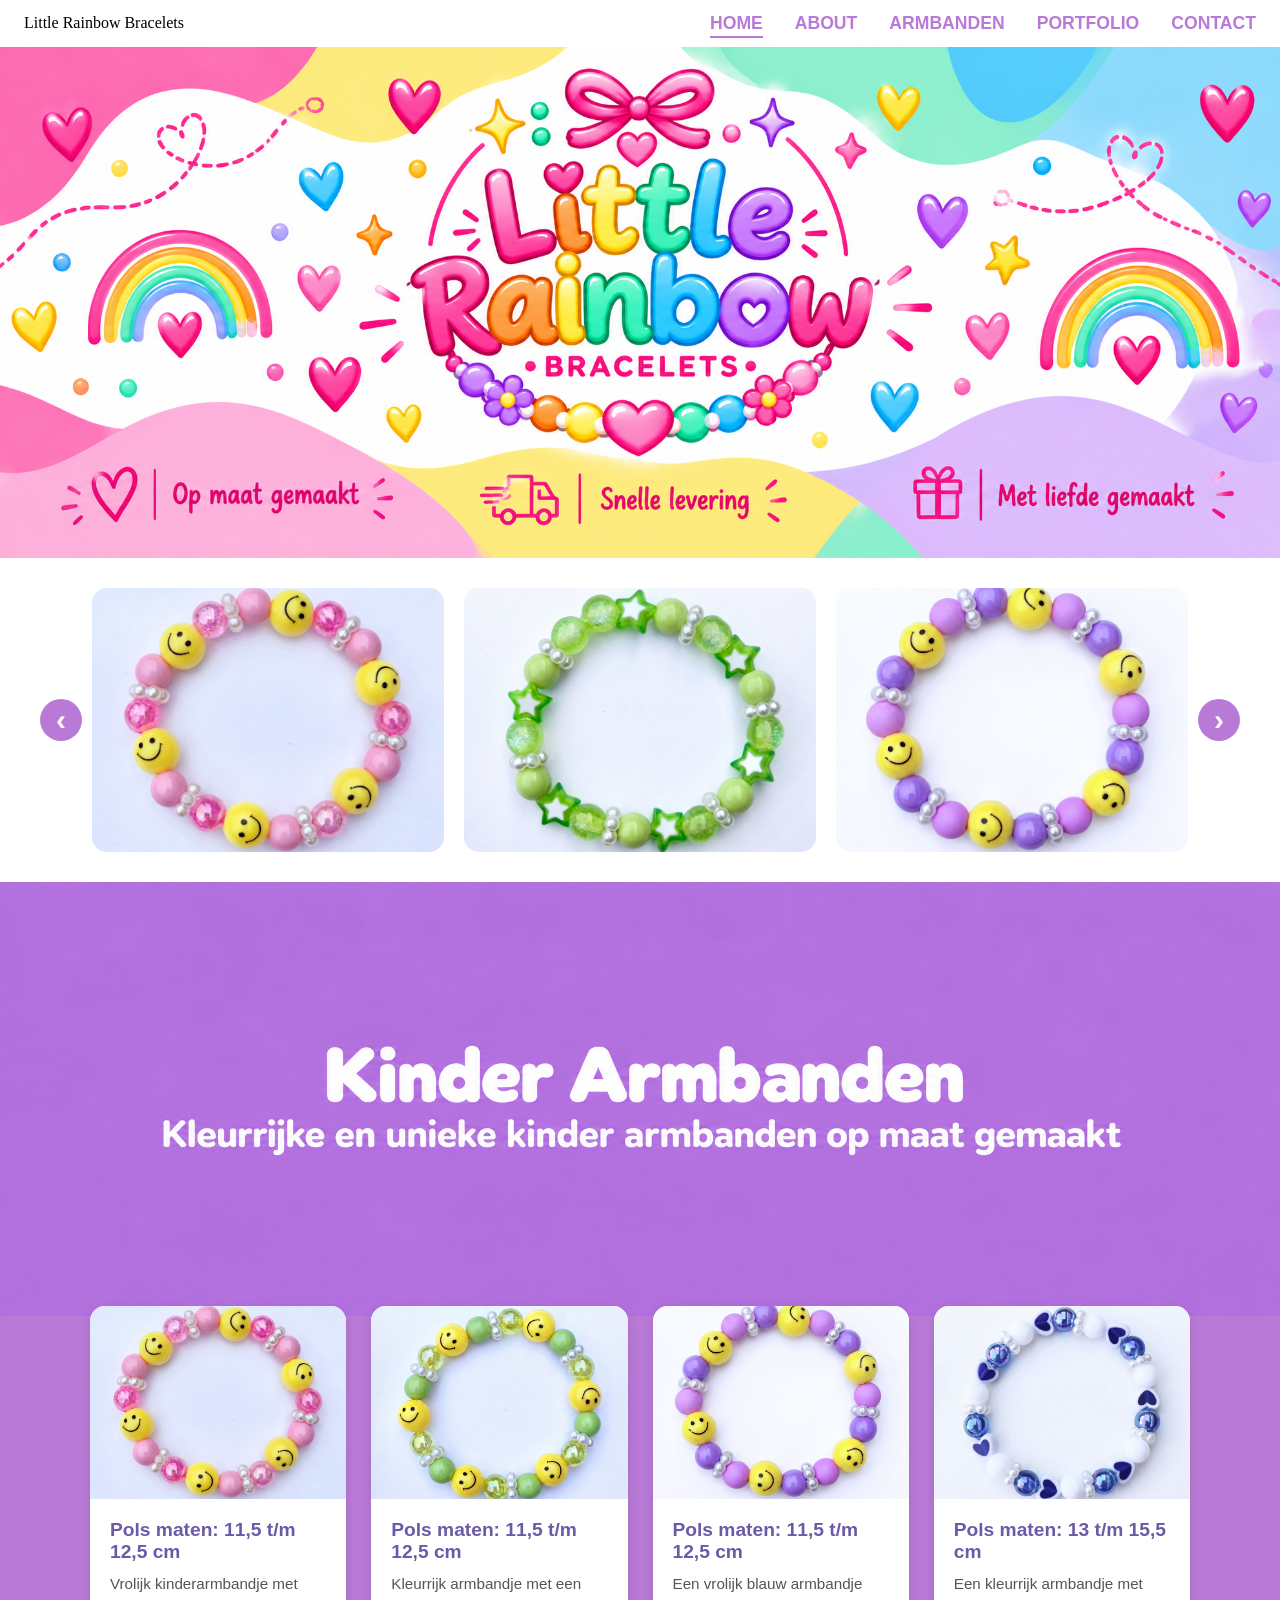
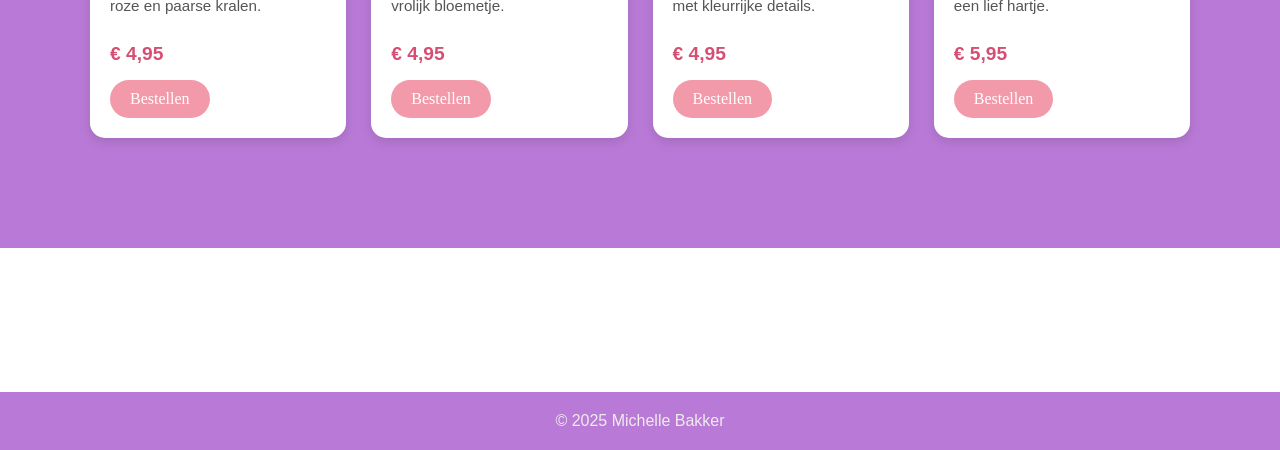
<file: index.html>
<!DOCTYPE html>
<html lang="nl">
    <head>
        <meta charset="UTF-8">
        <meta name="viewport" content="width=device-width, initial-scale=1.0">
        <title>Voorbeeldpagina</title>
        <link rel="stylesheet" href="style.css"/>
     </head>   

<body style="background-color: #ffffff">


<header class="nav">
  <div class="nav-container">

    <div class="logo">Little Rainbow Bracelets</div>

    <nav>
      <ul class="menu">
        <li><a href="index.html" class="active">HOME</a></li>
        <li><a href="about.html">ABOUT</a></li>
        <li><a href="armbanden.html">ARMBANDEN</a></li>
        <li><a href="portfolio.html">PORTFOLIO</a></li>
        <li><a href="contact.html">CONTACT</a></li>
      </ul>
    </nav>

    <div class="hamburger">
      <span></span>
       <span></span>
        <span></span>
    </div>

  </div>
</header>

<!--Banner--> 
<section class="banner">
    <img src="Afbeeldingen/banner.png" alt="Little Rainbow Bracelets">
</section>





<!--Foto Slider--> 
<section class="armband-slider">

    <button class="slider-btn prev" onclick="vorigeFoto()">‹</button>

    <div class="slider-container">
        <div class="slider-track">

            <img src="Afbeeldingen/armband1.jpg" alt="Kinderarmband">
            <img src="Afbeeldingen/armband6.jpg" alt="Kinderarmband">
            <img src="Afbeeldingen/armband3.jpg" alt="Kinderarmband">
            <img src="Afbeeldingen/armband4.jpg" alt="Kinderarmband">
            <img src="Afbeeldingen/armband5.jpg" alt="Kinderarmband">
       </div>
    </div>

    <button class="slider-btn next" onclick="volgendeFoto()">›</button>
</section>





<!-- GRATIS VERZENDING BANNER -->







<!--Product Catalogus--> 
<section class="producten-homepage">

    <div class="producten-banner">
        <img src="Afbeeldingen/kinderarmbanden-banner.png"
             alt="Kinder Armbanden">
    </div>

    <div class="product-grid">

        <article class="product-card">
            <img src="Afbeeldingen/armband1.jpg" alt="Roze kinderarmband">
            <div class="product-info">
                <h3>
                  Pols maten: 11,5 t/m 12,5 cm
                </h3>
                <p>Vrolijk kinderarmbandje met roze en paarse kralen.</p>
                <span class="prijs">€ 4,95</span>
                <a href="contact.html" class="product-button">Bestellen</a>
            </div>
        </article>

        <article class="product-card">
            <img src="Afbeeldingen/armband2.jpg" alt="Paarse kinderarmband">
            <div class="product-info">
                <h3>Pols maten: 11,5 t/m 12,5 cm</h3>
                <p>Kleurrijk armbandje met een vrolijk bloemetje.</p>
                <span class="prijs">€ 4,95</span>
                <a href="contact.html" class="product-button">Bestellen</a>
            </div>
        </article>

        <article class="product-card">
            <img src="Afbeeldingen/armband3.jpg" alt="Blauwe kinderarmband">
            <div class="product-info">
                <h3>Pols maten: 11,5 t/m 12,5 cm</h3>
                <p>Een vrolijk blauw armbandje met kleurrijke details.</p>
                <span class="prijs">€ 4,95</span>
                <a href="contact.html" class="product-button">Bestellen</a>
            </div>
        </article>

        <article class="product-card">
            <img src="Afbeeldingen/armband4.jpg" alt="Gekleurde kinderarmband">
            <div class="product-info">
                <h3>Pols maten: 13 t/m 15,5 cm</h3>
                <p>Een kleurrijk armbandje met een lief hartje.</p>
                <span class="prijs">€ 5,95</span>
                <a href="contact.html" class="product-button">Bestellen</a>
            </div>
        </article>

    </div>
</section>






<br>
<br>
<br>
<br>
<br>
<br>
<br>
<br>


  <!-- Contact form -->




  
     <footer>
        <div class="footer-container">
           <p>&copy; 2025 Michelle Bakker</p>
           </div>
     </footer>







     <script src="script.js"></script>
     </body>
</file>
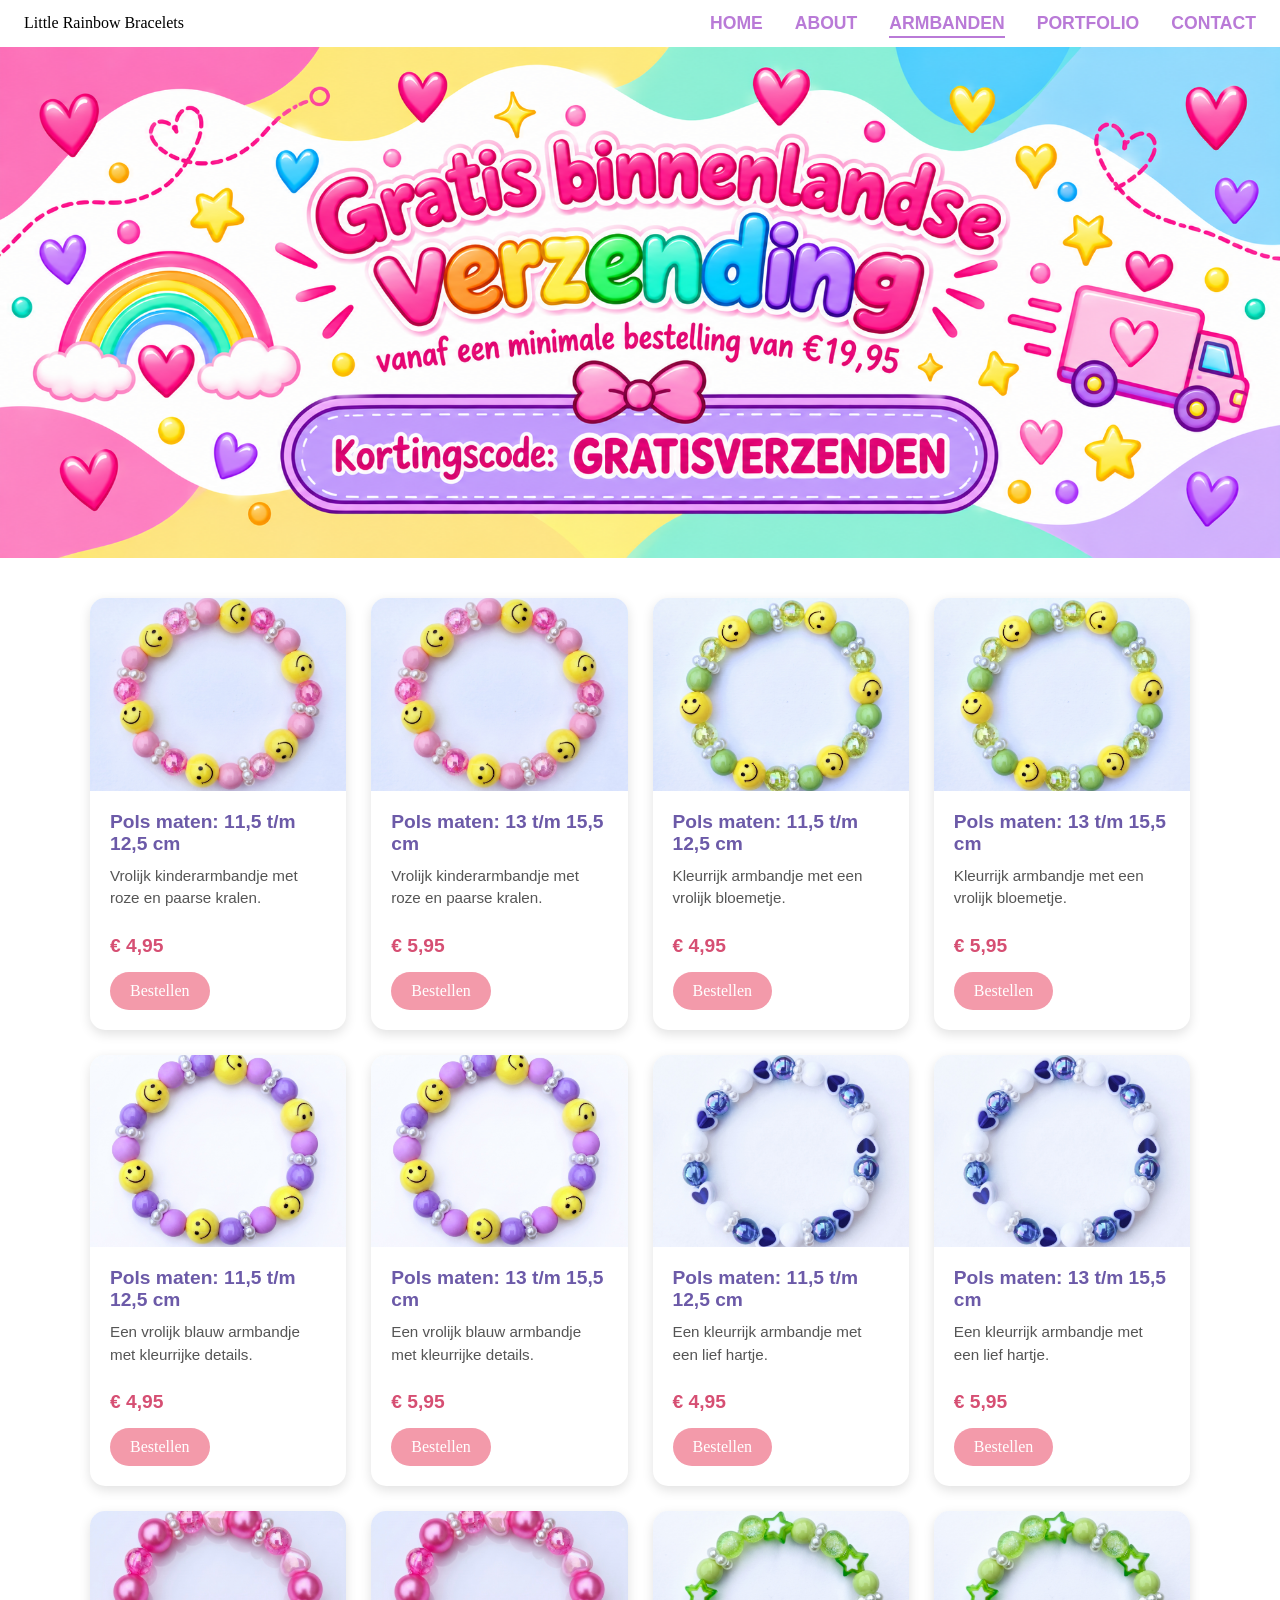
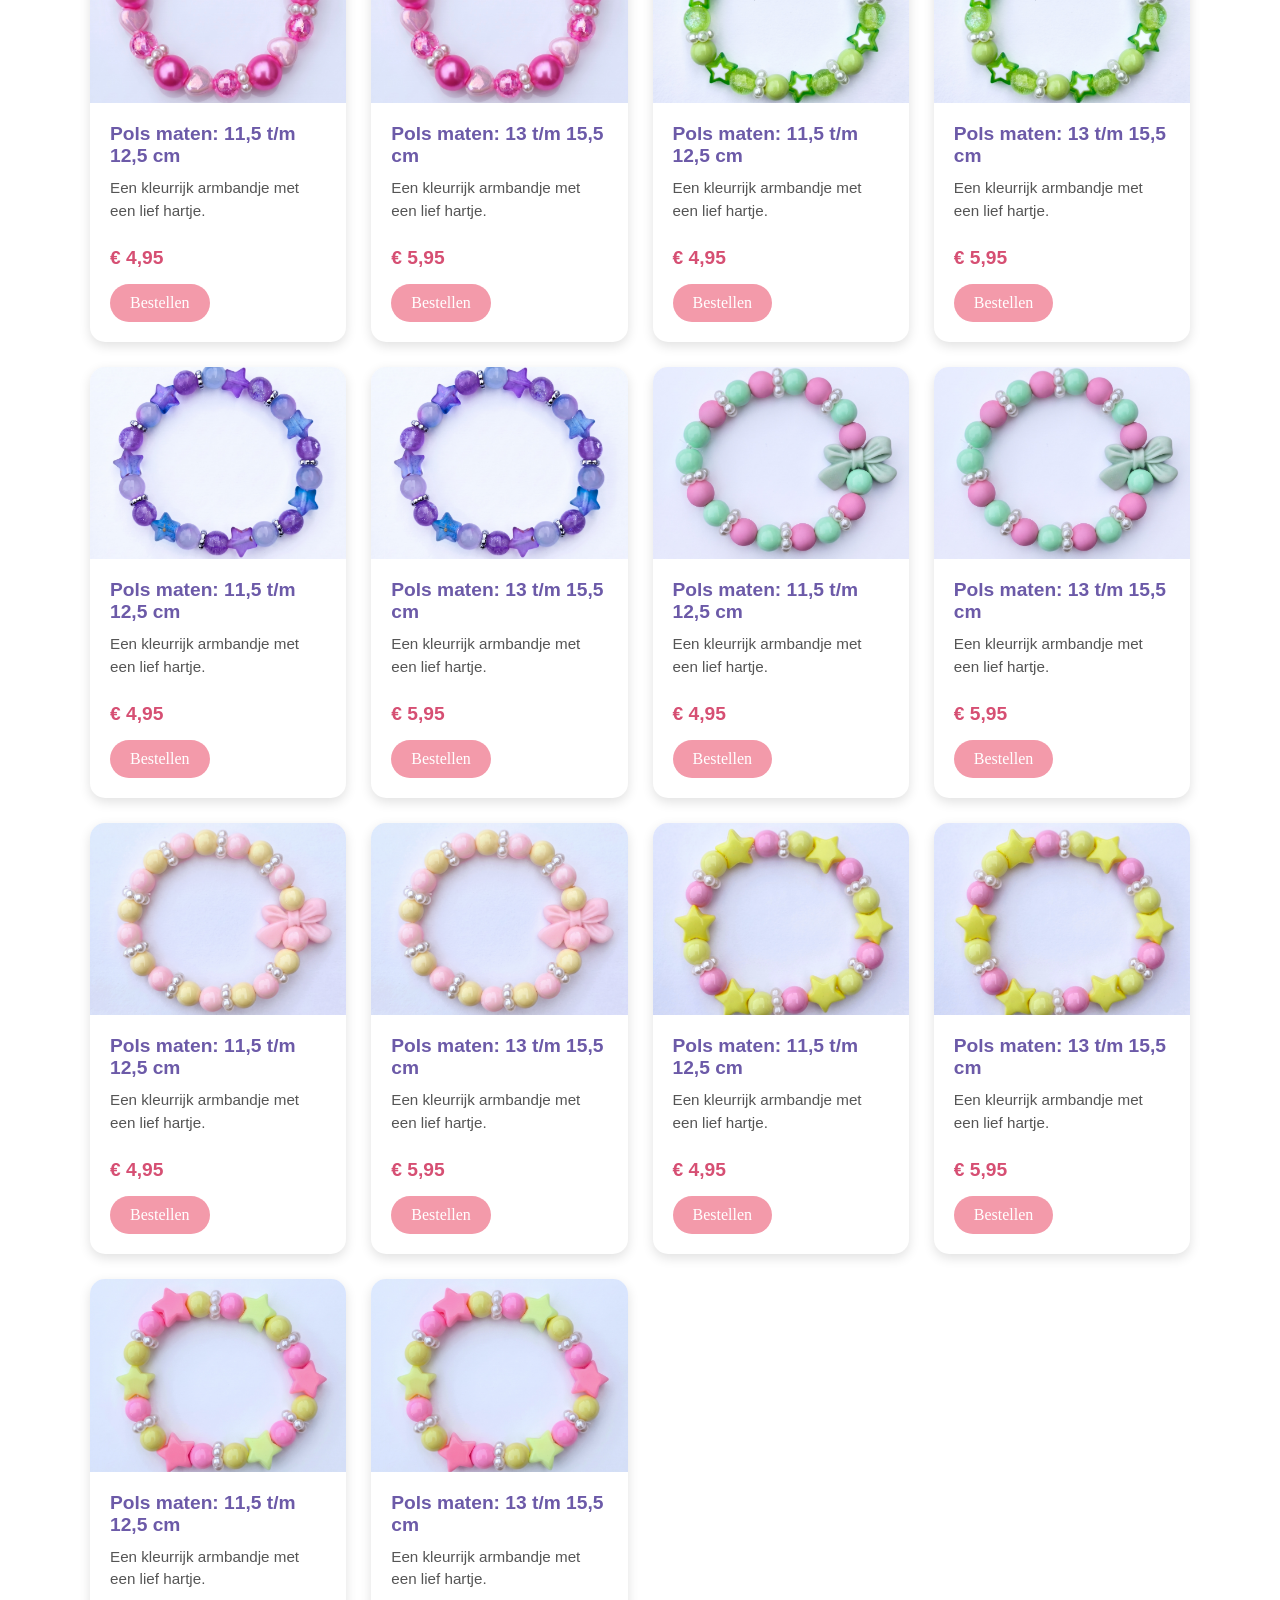
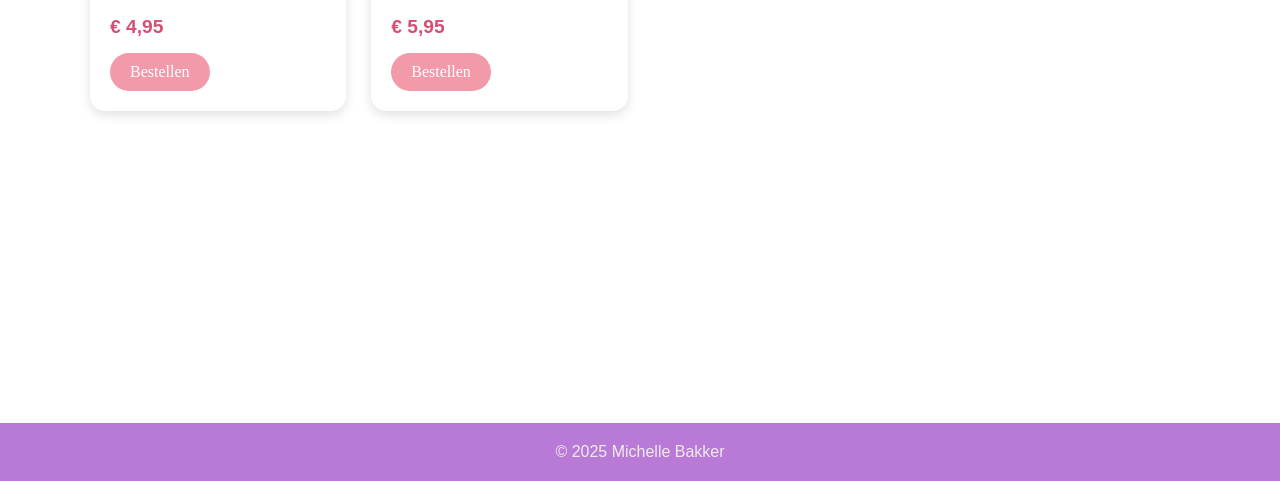
<file: armbanden.html>
<!DOCTYPE html>
<html lang="nl">
    <head>
        <meta charset="UTF-8">
        <meta name="viewport" content="width=device-width, initial-scale=1.0">
        <title>Voorbeeldpagina</title>
        <link rel="stylesheet" href="style.css"/>
     </head>   

<body style="background-color: #ffffff">


<header class="nav">
  <div class="nav-container">

    <div class="logo">Little Rainbow Bracelets</div>

    <nav>
      <ul class="menu">
        <li><a href="index.html">HOME</a></li>
        <li><a href="about.html">ABOUT</a></li>
        <li><a href="armbanden.html" class="active">ARMBANDEN</a></li>
        <li><a href="portfolio.html">PORTFOLIO</a></li>
        <li><a href="contact.html">CONTACT</a></li>
      </ul>
    </nav>

    <div class="hamburger">
      <span></span>
       <span></span>
        <span></span>
    </div>

  </div>
</header>




<!--Product Catalogus--> 
<section class="producten-armbanden">

    <div class="producten-banner">
        <img src="Afbeeldingen/gratis-verzending-banner.png"
             alt="Kinder Armbanden">
    </div>

    <div class="product-grid-armbanden">

        <article class="product-card">
            <img src="Afbeeldingen/armband1.jpg" alt="Roze kinderarmband">
            <div class="product-info">
                <h3>Pols maten: 11,5 t/m 12,5 cm</h3>
                <p>Vrolijk kinderarmbandje met roze en paarse kralen.</p>
                <span class="prijs">€ 4,95</span>
                <a href="contact.html" class="product-button">Bestellen</a>
            </div>
        </article>

        <article class="product-card">
            <img src="Afbeeldingen/armband1.jpg" alt="Roze kinderarmband">
            <div class="product-info">
                <h3>Pols maten: 13 t/m 15,5 cm</h3>
                <p>Vrolijk kinderarmbandje met roze en paarse kralen.</p>
                <span class="prijs">€ 5,95</span>
                <a href="contact.html" class="product-button">Bestellen</a>
            </div>
        </article>

        <article class="product-card">
            <img src="Afbeeldingen/armband2.jpg" alt="Paarse kinderarmband">
            <div class="product-info">
                <h3>Pols maten: 11,5 t/m 12,5 cm</h3>
                <p>Kleurrijk armbandje met een vrolijk bloemetje.</p>
                <span class="prijs">€ 4,95</span>
                <a href="contact.html" class="product-button">Bestellen</a>
            </div>
        </article>

        <article class="product-card">
            <img src="Afbeeldingen/armband2.jpg" alt="Paarse kinderarmband">
            <div class="product-info">
                <h3>Pols maten: 13 t/m 15,5 cm</h3>
                <p>Kleurrijk armbandje met een vrolijk bloemetje.</p>
                <span class="prijs">€ 5,95</span>
                <a href="contact.html" class="product-button">Bestellen</a>
            </div>
        </article>

        <article class="product-card">
            <img src="Afbeeldingen/armband3.jpg" alt="Blauwe kinderarmband">
            <div class="product-info">
                <h3>Pols maten: 11,5 t/m 12,5 cm</h3>
                <p>Een vrolijk blauw armbandje met kleurrijke details.</p>
                <span class="prijs">€ 4,95</span>
                <a href="contact.html" class="product-button">Bestellen</a>
            </div>
        </article>

        <article class="product-card">
            <img src="Afbeeldingen/armband3.jpg" alt="Blauwe kinderarmband">
            <div class="product-info">
                <h3>Pols maten: 13 t/m 15,5 cm</h3>
                <p>Een vrolijk blauw armbandje met kleurrijke details.</p>
                <span class="prijs">€ 5,95</span>
                <a href="contact.html" class="product-button">Bestellen</a>
            </div>
        </article>

        <article class="product-card">
            <img src="Afbeeldingen/armband4.jpg" alt="Gekleurde kinderarmband">
            <div class="product-info">
                <h3>Pols maten: 11,5 t/m 12,5 cm</h3>
                <p>Een kleurrijk armbandje met een lief hartje.</p>
                <span class="prijs">€ 4,95</span>
                <a href="contact.html" class="product-button">Bestellen</a>
            </div>
        </article>

         <article class="product-card">
            <img src="Afbeeldingen/armband4.jpg" alt="Gekleurde kinderarmband">
            <div class="product-info">
                <h3>Pols maten: 13 t/m 15,5 cm</h3>
                <p>Een kleurrijk armbandje met een lief hartje.</p>
                <span class="prijs">€ 5,95</span>
                <a href="contact.html" class="product-button">Bestellen</a>
            </div>
        </article>

        <article class="product-card">
            <img src="Afbeeldingen/armband5.jpg" alt="Gekleurde kinderarmband">
            <div class="product-info">
                <h3>Pols maten: 11,5 t/m 12,5 cm</h3>
                <p>Een kleurrijk armbandje met een lief hartje.</p>
                <span class="prijs">€ 4,95</span>
                <a href="contact.html" class="product-button">Bestellen</a>
            </div>
        </article>

         <article class="product-card">
            <img src="Afbeeldingen/armband5.jpg" alt="Gekleurde kinderarmband">
            <div class="product-info">
                <h3>Pols maten: 13 t/m 15,5 cm</h3>
                <p>Een kleurrijk armbandje met een lief hartje.</p>
                <span class="prijs">€ 5,95</span>
                <a href="contact.html" class="product-button">Bestellen</a>
            </div>
        </article>

        <article class="product-card">
            <img src="Afbeeldingen/armband6.jpg" alt="Gekleurde kinderarmband">
            <div class="product-info">
                <h3>Pols maten: 11,5 t/m 12,5 cm</h3>
                <p>Een kleurrijk armbandje met een lief hartje.</p>
                <span class="prijs">€ 4,95</span>
                <a href="contact.html" class="product-button">Bestellen</a>
            </div>
        </article>

        <article class="product-card">
            <img src="Afbeeldingen/armband6.jpg" alt="Gekleurde kinderarmband">
            <div class="product-info">
                <h3>Pols maten: 13 t/m 15,5 cm</h3>
                <p>Een kleurrijk armbandje met een lief hartje.</p>
                <span class="prijs">€ 5,95</span>
                <a href="contact.html" class="product-button">Bestellen</a>
            </div>
        </article>

        <article class="product-card">
            <img src="Afbeeldingen/armband7.jpg" alt="Gekleurde kinderarmband">
            <div class="product-info">
                <h3>Pols maten: 11,5 t/m 12,5 cm</h3>
                <p>Een kleurrijk armbandje met een lief hartje.</p>
                <span class="prijs">€ 4,95</span>
                <a href="contact.html" class="product-button">Bestellen</a>
            </div>
        </article>

         <article class="product-card">
            <img src="Afbeeldingen/armband7.jpg" alt="Gekleurde kinderarmband">
            <div class="product-info">
                <h3>Pols maten: 13 t/m 15,5 cm</h3>
                <p>Een kleurrijk armbandje met een lief hartje.</p>
                <span class="prijs">€ 5,95</span>
                <a href="contact.html" class="product-button">Bestellen</a>
            </div>
        </article>

        <article class="product-card">
            <img src="Afbeeldingen/armband8.jpg" alt="Gekleurde kinderarmband">
            <div class="product-info">
                <h3>Pols maten: 11,5 t/m 12,5 cm</h3>
                <p>Een kleurrijk armbandje met een lief hartje.</p>
                <span class="prijs">€ 4,95</span>
                <a href="contact.html" class="product-button">Bestellen</a>
            </div>
        </article>

        <article class="product-card">
            <img src="Afbeeldingen/armband8.jpg" alt="Gekleurde kinderarmband">
            <div class="product-info">
                <h3>Pols maten: 13 t/m 15,5 cm</h3>
                <p>Een kleurrijk armbandje met een lief hartje.</p>
                <span class="prijs">€ 5,95</span>
                <a href="contact.html" class="product-button">Bestellen</a>
            </div>
        </article>

        <article class="product-card">
            <img src="Afbeeldingen/armband9.jpg" alt="Gekleurde kinderarmband">
            <div class="product-info">
                <h3>Pols maten: 11,5 t/m 12,5 cm</h3>
                <p>Een kleurrijk armbandje met een lief hartje.</p>
                <span class="prijs">€ 4,95</span>
                <a href="contact.html" class="product-button">Bestellen</a>
            </div>
        </article>

        <article class="product-card">
            <img src="Afbeeldingen/armband9.jpg" alt="Gekleurde kinderarmband">
            <div class="product-info">
                <h3>Pols maten: 13 t/m 15,5 cm</h3>
                <p>Een kleurrijk armbandje met een lief hartje.</p>
                <span class="prijs">€ 5,95</span>
                <a href="contact.html" class="product-button">Bestellen</a>
            </div>
        </article>

        <article class="product-card">
            <img src="Afbeeldingen/armband10.jpg" alt="Gekleurde kinderarmband">
            <div class="product-info">
                <h3>Pols maten: 11,5 t/m 12,5 cm</h3>
                <p>Een kleurrijk armbandje met een lief hartje.</p>
                <span class="prijs">€ 4,95</span>
                <a href="contact.html" class="product-button">Bestellen</a>
            </div>
        </article>

         <article class="product-card">
            <img src="Afbeeldingen/armband10.jpg" alt="Gekleurde kinderarmband">
            <div class="product-info">
                <h3>Pols maten: 13 t/m 15,5 cm</h3>
                <p>Een kleurrijk armbandje met een lief hartje.</p>
                <span class="prijs">€ 5,95</span>
                <a href="contact.html" class="product-button">Bestellen</a>
            </div>
        </article>

        <article class="product-card">
            <img src="Afbeeldingen/armband11.jpg" alt="Gekleurde kinderarmband">
            <div class="product-info">
                <h3>Pols maten: 11,5 t/m 12,5 cm</h3>
                <p>Een kleurrijk armbandje met een lief hartje.</p>
                <span class="prijs">€ 4,95</span>
                <a href="contact.html" class="product-button">Bestellen</a>
            </div>
        </article>

         <article class="product-card">
            <img src="Afbeeldingen/armband11.jpg" alt="Gekleurde kinderarmband">
            <div class="product-info">
                <h3>Pols maten: 13 t/m 15,5 cm</h3>
                <p>Een kleurrijk armbandje met een lief hartje.</p>
                <span class="prijs">€ 5,95</span>
                <a href="contact.html" class="product-button">Bestellen</a>
            </div>
        </article>

    </div>
</section>






<br>
<br>
<br>
<br>
<br>
<br>
<br>
<br>
<br>
<br>
<br>
<br>
<br>
<br>

  <!-- Contact form -->




  
     <footer>
        <div class="footer-container">
           <p>&copy; 2025 Michelle Bakker</p>
           </div>
     </footer>







     <script src="script.js"></script>
     </body>
</file>
<file: style.css>
/* RESET */
* {
  margin: 0;
  padding: 0;
  box-sizing: border-box;
}

/* NAVBAR */
.nav {
  background: #ffffff;
  padding: 0.8rem 1.5rem;
  position: relative;
  z-index: 1000;
}

.nav-container {
  display: flex;
  justify-content: space-between;
  align-items: center;
}

/* LOGO = zelfde hoogte als menu */
.logo img {
  height: 1.6em; /* matcht menu */
  width: auto;
  display: block;
}

/* MENU */
.menu {
  display: flex;
  gap: 2rem;
  list-style: none;
  align-items: center;
}

.menu a {
  text-decoration: none;
  color: #b97ad7;
  font-family: Arial, sans-serif;
  font-size: 1.1rem;
  font-weight: bold;
  position: relative;
}

/* Hover effect */
.menu a::after {
  content: "";
  position: absolute;
  left: 0;
  bottom: -5px;
  width: 0%;
  height: 2px;
  background: #b97ad7;
  transition: 0.3s;
}

.menu a:hover::after {
  width: 100%;
}

/* Active link */
.menu .active::after {
  width: 100%;
}

/* HAMBURGER (standaard uit) */
.hamburger {
  display: none;
  font-size: 1.5rem;
  cursor: pointer;
  z-index: 1001;
}

.hamburger span {
    display: block;
    width: 25px;
    height: 3px;
    background: #b97ad7;
    margin: 5px 0;
    transition: 0.3s;
}


@media (max-width: 768px) {

  .menu {
    position: absolute;
    top: 100%;
    left: 0;
    width: 100%;
    background: #ffffff;
    flex-direction: column;
    align-items: flex-start;
    padding: 1rem;
    display: none;
  }

  .menu.active {
    display: flex;
  }

  .hamburger {
    display: block;
  }

  /* Logo iets kleiner op mobiel */
  .logo img {
    height: 1.4em;
  }
}

/*Kruisje*/
.hamburger.active span:nth-child(1) {
  transform: rotate(45deg) translate(5px, 5px);
}

.hamburger.active span:nth-child(2) {
  opacity: 0;
}

.hamburger.active span:nth-child(3) {
  transform: rotate(-45deg) translate(6px, -6px);
}





/*Banner*/
.banner {
    width: 100%;
    margin: 0;
    padding: 0;
}

.banner img {
    width: 100%;
    height: auto;
    display: block;
}





/*Foto Slider*/
.armband-slider {
    width: 100%;
    max-width: 1200px;
    margin: 30px auto;
    display: flex;
    align-items: center;
    gap: 10px;
}

.slider-container {
    overflow: hidden;
    width: 100%;
}

.slider-track {
    display: flex;
    gap: 20px;
    transition: transform 0.5s ease;
}

.slider-track img {
    width: calc((100% - 40px) / 3);
    aspect-ratio: 4 / 3;
    object-fit: cover;
    border-radius: 15px;
    flex-shrink: 0;
}

/* Pijltjes */
.slider-btn {
    width: 42px;
    height: 42px;
    border: none;
    border-radius: 50%;
    background: #b97ad7;
    color: white;
    font-size: 30px;
    font-weight: bold;
    line-height: 1;
    cursor: pointer;
    flex-shrink: 0;
    display: flex;
    align-items: center;
    justify-content: center;
    transition: 0.2s ease;
}

.slider-btn:hover {
    background: #a965c7;
    transform: scale(1.08);
}

@media (max-width: 600px) {

    .armband-slider {
        width: 100%;
        margin: 25px 0;
        gap: 5px;
        overflow: hidden;
    }

    .slider-container {
        width: 100%;
        overflow: hidden;
    }

    .slider-track {
        display: flex;
        gap: 10px;
        transition: transform 0.5s ease;
    }

    .slider-track img {
        width: 50% !important;
        min-width: 50% !important;
        max-width: 50% !important;
        flex: 0 0 50% !important;

        aspect-ratio: 4 / 3;
        object-fit: cover;
        border-radius: 10px;
    }

    .slider-btn {
        width: 40px;
        height: 40px;
        font-size: 28px;
        flex-shrink: 0;
    }
}












/*Product Catalogus*/
.producten-homepage {
    background-color: #b97ad7;
    padding: 0 0 60px 0;
}

.producten-armbanden {
    background-color: #ffffff;
    padding: 0 0 60px 0;
}

.producten-banner {
    width: 100%;
    overflow: hidden;
    margin-bottom: 40px;
}

.producten-banner img {
    display: block;
    width: 100%;
    height: auto;
}

.product-grid {
    max-width: 1100px;
    margin: 0 auto;
    display: grid;
    grid-template-columns: repeat(4, 1fr);
    gap: 25px;
    position: relative;
    top: -50px;

}

.product-grid-armbanden {
    max-width: 1100px;
    margin: 0 auto;
    display: grid;
    grid-template-columns: repeat(4, 1fr);
    gap: 25px;
}

.product-card {
    background-color: white;
    border-radius: 15px;
    overflow: hidden;
    box-shadow: 0 4px 12px rgba(0, 0, 0, 0.12);
    transition: transform 0.3s ease, box-shadow 0.3s ease;
}

.product-card:hover {
    transform: translateY(-5px);
    box-shadow: 0 8px 18px rgba(0, 0, 0, 0.18);
}

.product-card img {
    width: 100%;
    aspect-ratio: 4 / 3;
    object-fit: cover;
    display: block;
}

.product-info {
    padding: 20px;
}

.product-info h3 {
    margin-bottom: 10px;
    font-family: Arial, sans-serif;
    color: #6c5aa8;
    font-size: 1.2rem;
}

.product-info p {
    min-height: 55px;
    margin-bottom: 15px;
    font-family: Arial, sans-serif;
    color: #555;
    font-size: 0.95rem;
    line-height: 1.5;
}

.prijs {
    display: block;
    margin-bottom: 15px;
    font-family: Arial, sans-serif;
    font-size: 1.2rem;
    font-weight: bold;
    color: #d64f73;
}

.product-button {
    display: inline-block;
    padding: 10px 20px;
    background-color: #f39aaa;
    color: white;
    text-decoration: none;
    border-radius: 20px;
    transition: background-color 0.3s ease;
}

.product-button:hover {
    background-color: #d85f80;
}

@media (max-width: 900px) {
    .product-grid {
        grid-template-columns: repeat(2, 1fr);
    }
}

@media (max-width: 900px) {
    .product-grid-armbanden {
        grid-template-columns: repeat(2, 1fr);
    }
}

@media (max-width: 600px) {
    .product-card img {
        aspect-ratio: 4 / 3;
    }

    .product-info {
        padding: 15px;
    }

    .product-info h3 {
        font-size: 1.1rem;
    }

    .product-info p {
        font-size: 0.9rem;
        min-height: auto;
    }

    .prijs {
        font-size: 1.1rem;
        margin-bottom: 10px;
    }

    .product-button {
        padding: 8px 18px;
    }
}

@media (max-width: 768px) {
    .product-grid {
        grid-template-columns: repeat(2, 1fr);
        gap: 15px;
    }
}



/*Banner Gratis Verzending*/




/*Form*/
.contact-form {
  width: 100%;
  max-width: 600px;
  margin: 40px auto;
  padding: 25px;
  background: #00000046;
  border-radius: 16px;
  box-shadow: 0 5px 20px rgba(0, 0, 0, 0.08);
  box-sizing: border-box;
}

.contact-form div {
  margin-bottom: 14px;
}

.contact-form label {
  display: block;
  margin-bottom: 4px;
  font-size: 1rem; 
  font-family: Arial, sans-serif;
  color: white;
}

.contact-form input {
  width: 100%;
  padding: 10px 12px;
  border: 1px solid #fff;
  border-radius: 8px;
  font-size: 1rem;
  box-sizing: border-box;
}





.contact-form input[type="file"] {
  width: 100%;
  padding: 12px;
  background: #2e3135;
  color: #fff;
  border: 0;
  border-radius: 10px;
  box-sizing: border-box;
}

.contact-form input[type="file"]::file-selector-button {
  padding: 10px 16px;
  margin-right: 15px;
  background: #6a8f5b;
  color: #fff;
  border: 0;
  border-radius: 8px;
  cursor: pointer;
  font-weight: bold;
}

.contact-form input[type="file"]::file-selector-button:hover {
  background: #58784b;
}





#feedback {
    width: 100%;
    min-height: 120px;
    padding: 10px;
    border-radius: 10px;
    border: none;
    font-family: Arial, sans-serif;
    color: black;
    resize: none; /* gebruiker kan niet vergroten/verkleinen */
    box-sizing: border-box;
    }





.contact-form button,
.contact-form input[type="reset"] {
  width: 100%;
  padding: 12px;
  border: 0;
  border-radius: 10px;
  font-size: 1rem;
  font-weight: bold;
  cursor: pointer;
  margin-top: 12px;
}

.contact-form button {
  background: #6a8f5b;
  color: #fff;
}

.contact-form button:hover {
  background: #58784b;
}

.contact-form input[type="reset"] {
  background: #fff;
  color: #2e3135;
}

.contact-form input[type="reset"]:hover {
  background: #d3d3d3;
}










/*illustratie naast form*/











/*Footer*/
.footer-container {
  max-width: 1200px;
  margin: 0 auto;
  padding: 20px;
}

footer {
    background-color: #b97ad7;
    font-family: Arial, sans-serif;
    color: #eeebec;
    text-align: center;
}
</file>
